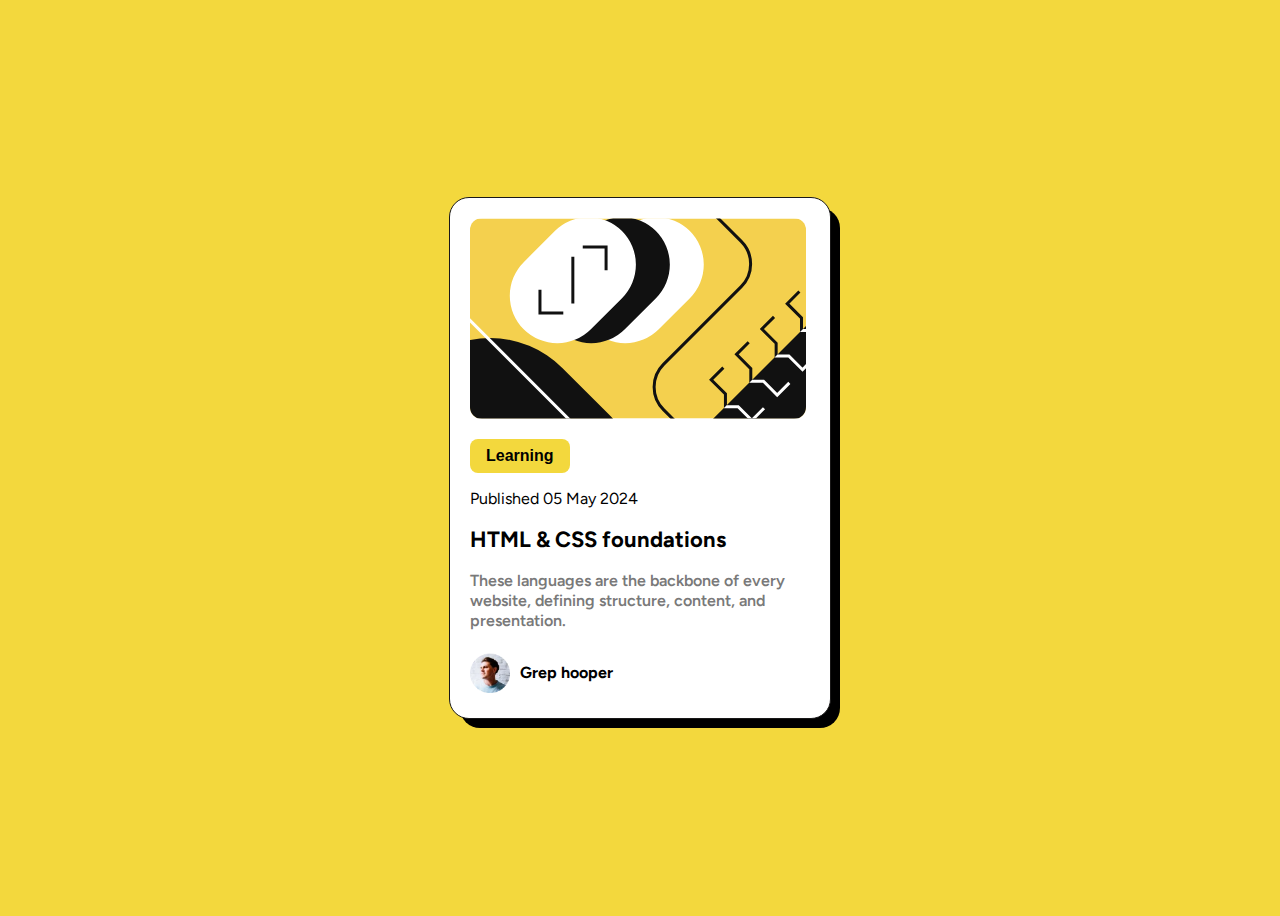
<file: index/my_card.html>
<!DOCTYPE html>
<html>
    <head>
        <title>my card</title>
        <link rel="stylesheet" href="/css/style.css">
    </head>
    <body>
        <div id="container">
            <div class="card">
                <img src="/imgs/illustration-article.svg" alt="imag">
                <button>Learning</button>
                <p>Published 05 May 2024</p>
                <h2>HTML & CSS foundations</h2>
                <p id="parag">These languages are the backbone of every website, defining structure, content, and presentation.</p>
                <div class="avatar-container">
                    <img id="imag" src="/imgs/image-avatar.webp" alt="imag">
                    <p>Grep hooper</p>
                </div>
            </div>
        </div>
    </body>
</html>
</file>
<file: css/style.css>
@font-face {
    font-family: myFont;
    src: url(/fonts/Figtree-VariableFont_wght.ttf);
  }
  
body{
    background-color: rgb(243, 216, 61);
    font-family: myFont;
}
.card img{
    border-radius: 12px;
}
#container{
    display: flex;
    justify-content: center;
    align-items: center;
    height: 100vh;
}
.card{
    border-radius: 20px;
    width: 340px;
    padding: 20px;
    background-color: white;
    border: 1px solid #1a1919;
    position: relative;
}
.card::after
{
    content:  "";
    width: 100%;
    height: 100%;
    position: absolute;
    top : 10px;
    z-index: -1;
    right: -10px;
    border-radius:  20px;
    background-color:  black;
}
.card h2{
    font-size: 22px;
    font-weight: bold;
}
.card #parag{
    color : rgb(121, 121, 121);
    line-height: 20px;
    font-weight: 600;
}
.card button{
    margin-top: 16px;
    background-color: rgb(243, 216, 61);
    font-size: 16px;
    padding: 8px 16px;
    font-weight: 900;
    border-radius: 8px;
    border: none;
}
.avatar-container {
    display: flex;
    align-items: center;
}
.avatar-container img{
    width: 40px;
    height: 40px;
    margin-right: 10px;
  }
  .avatar-container p{
    font-size: 16px;
    font-weight: bold;
  }
</file>
